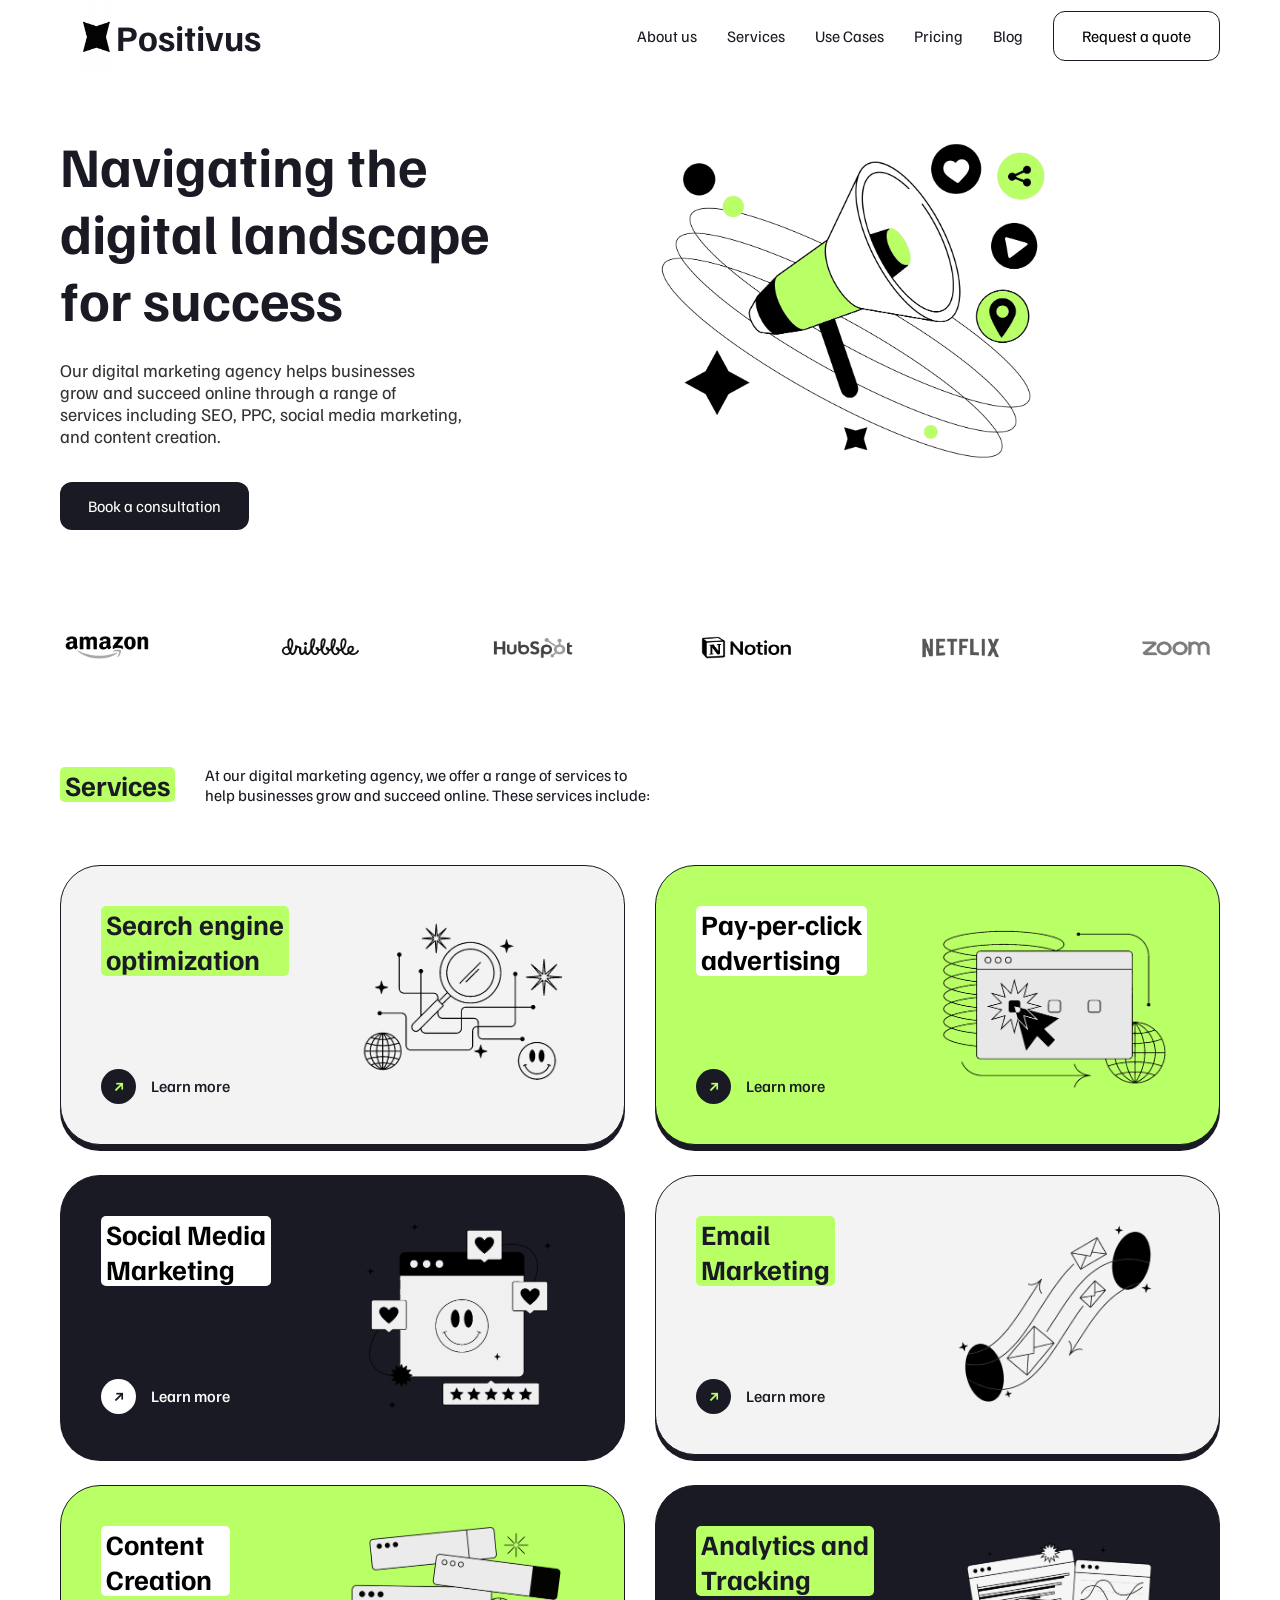
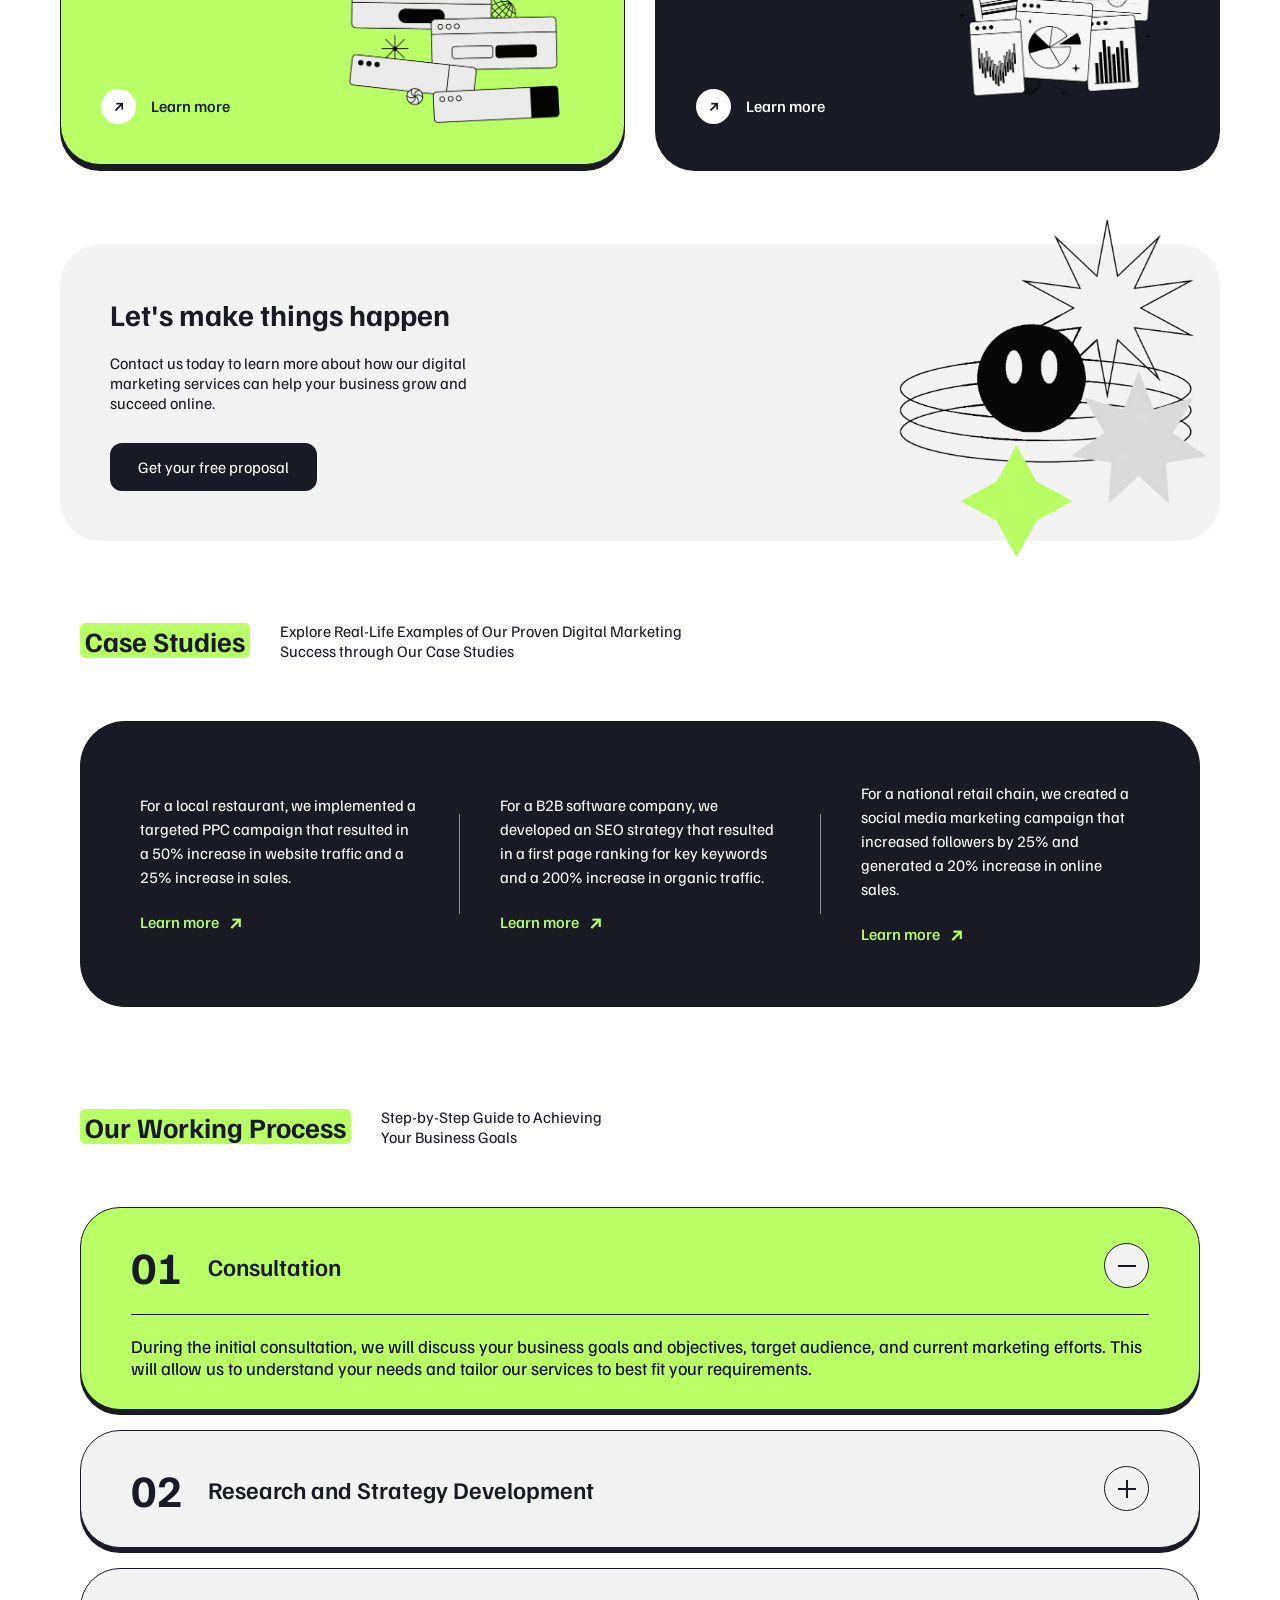
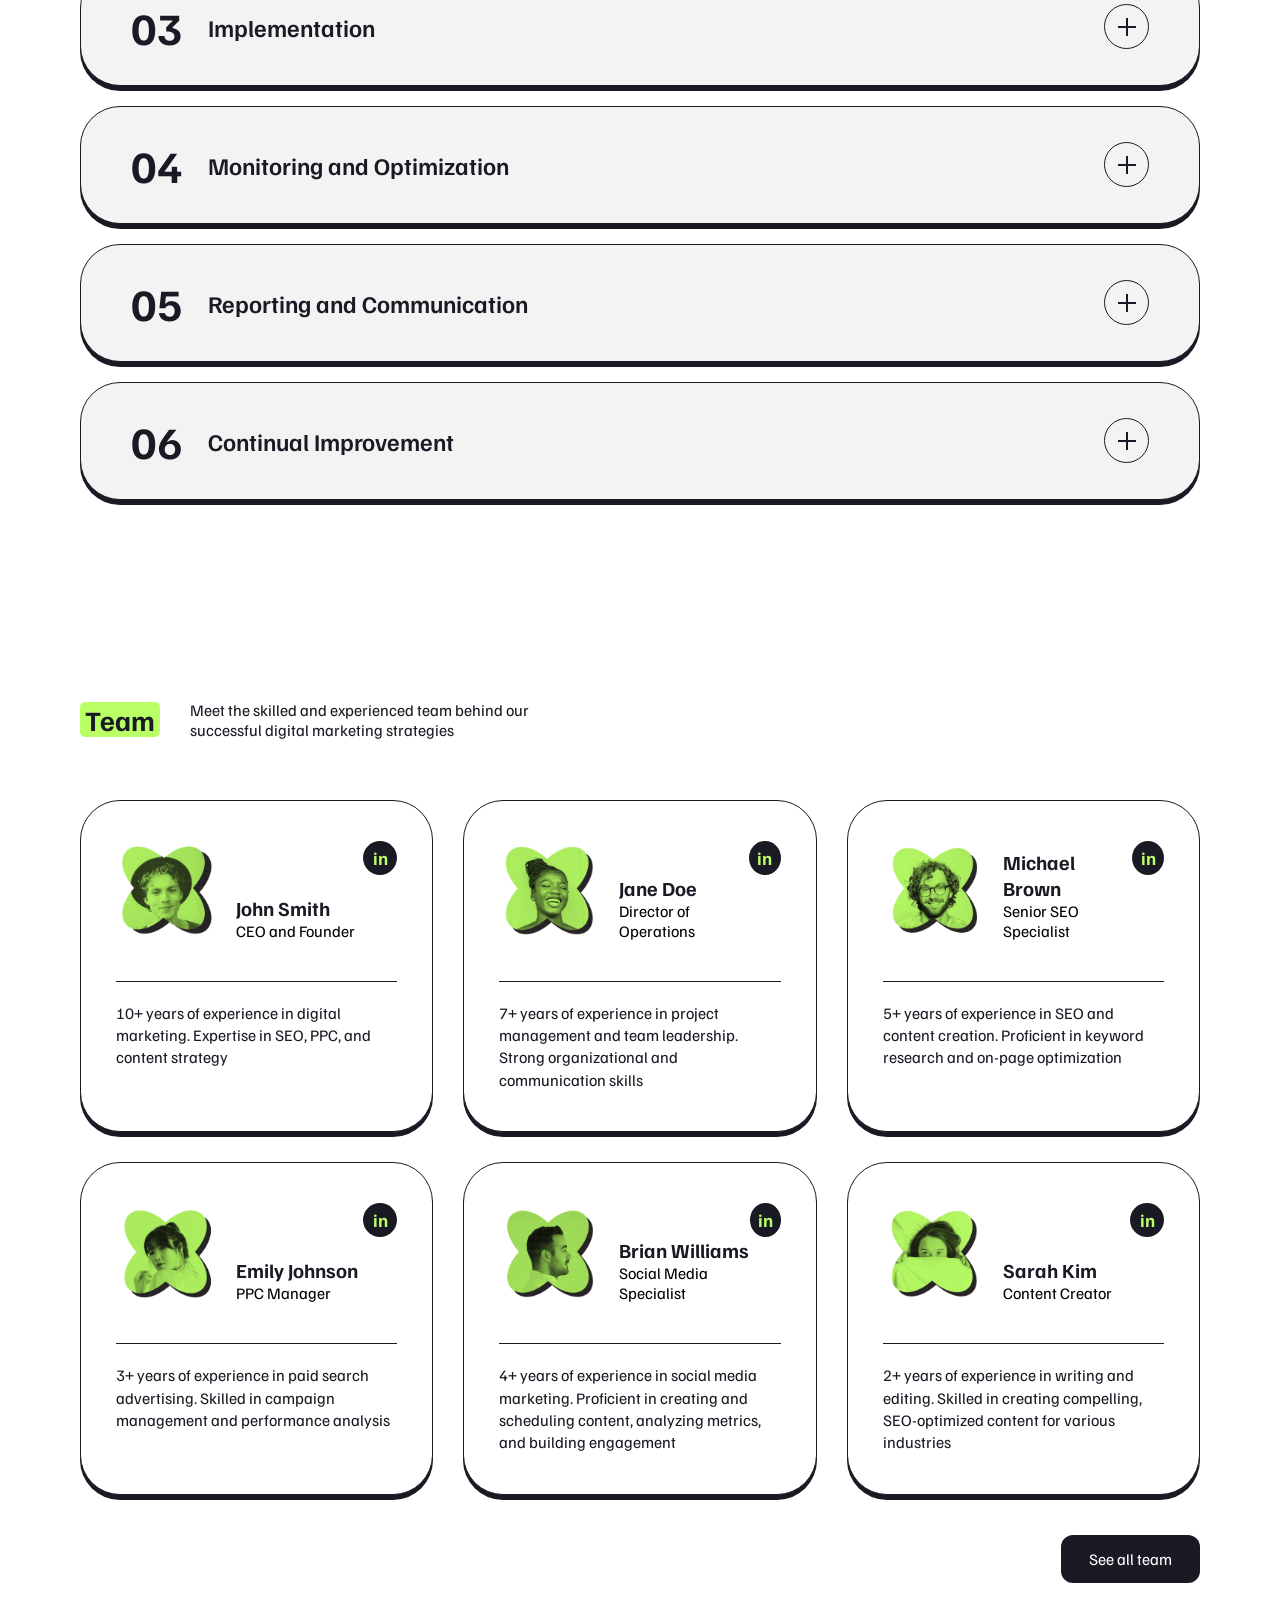
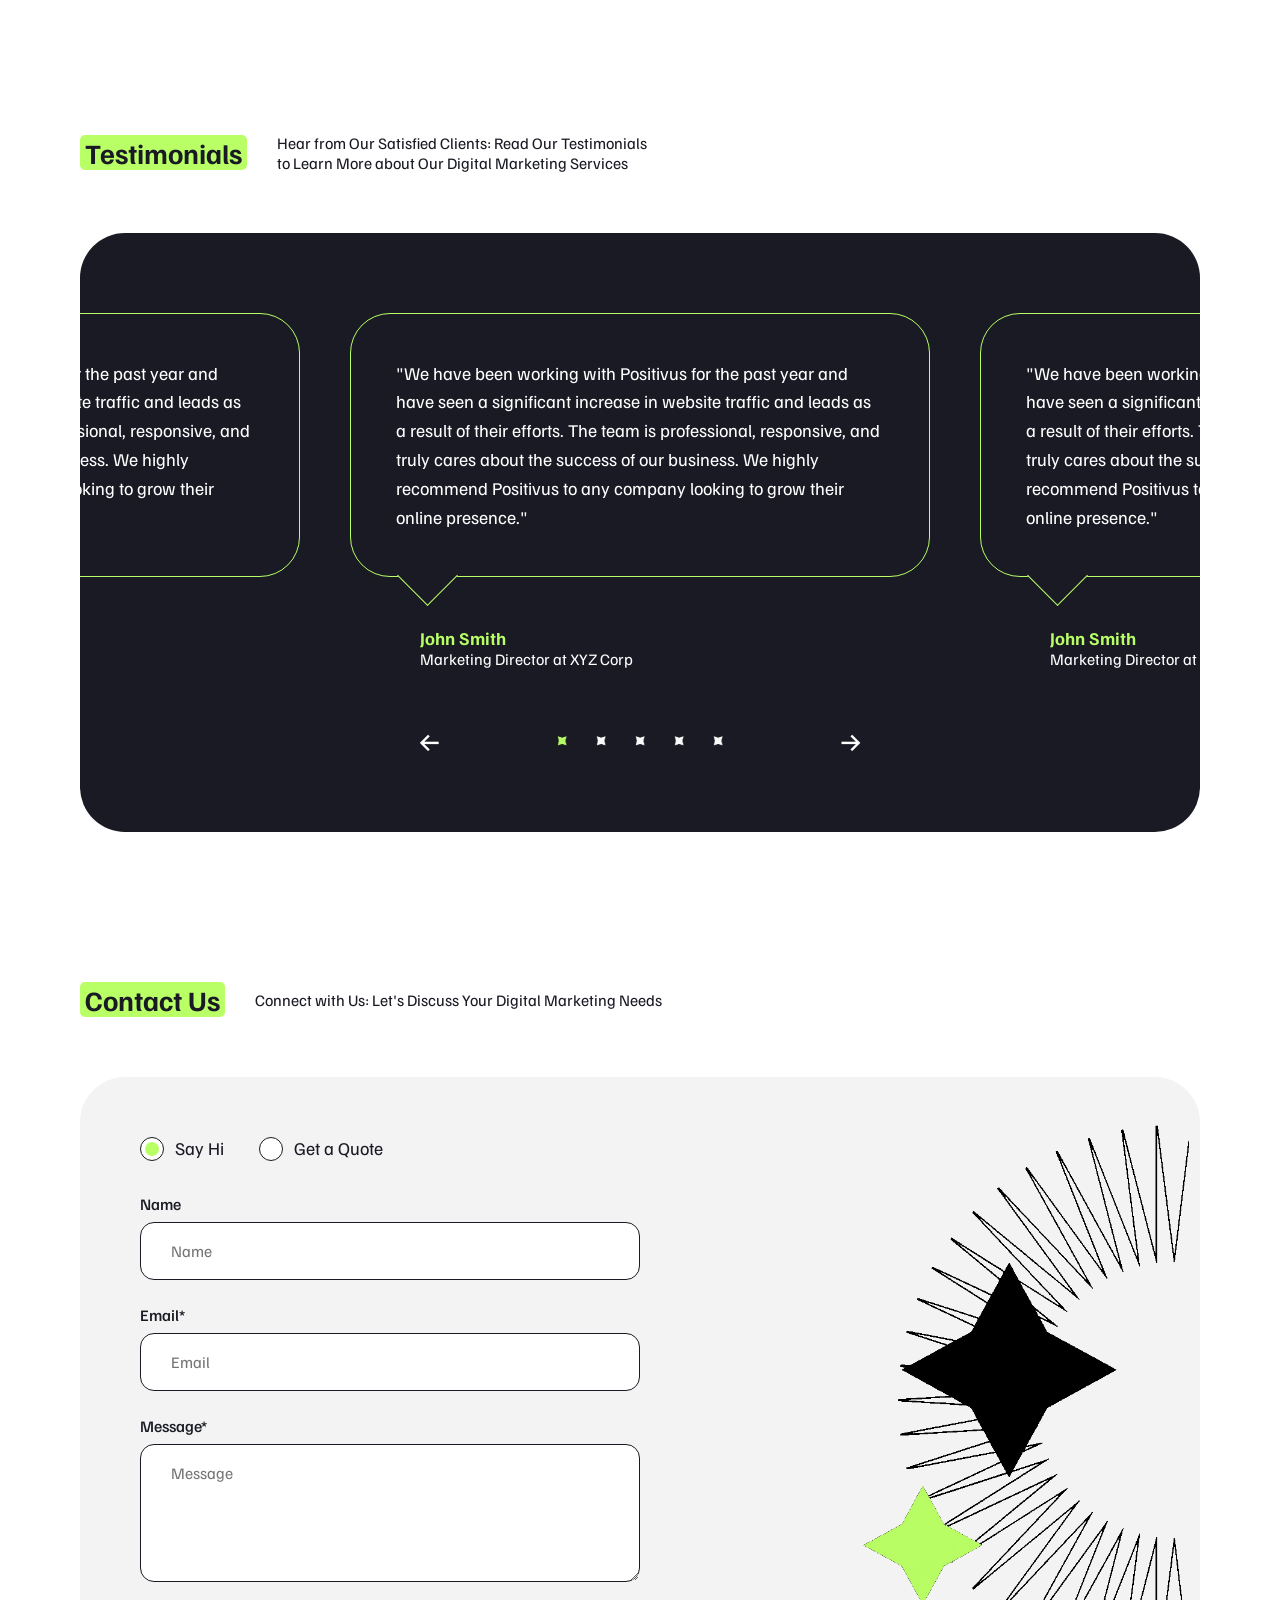
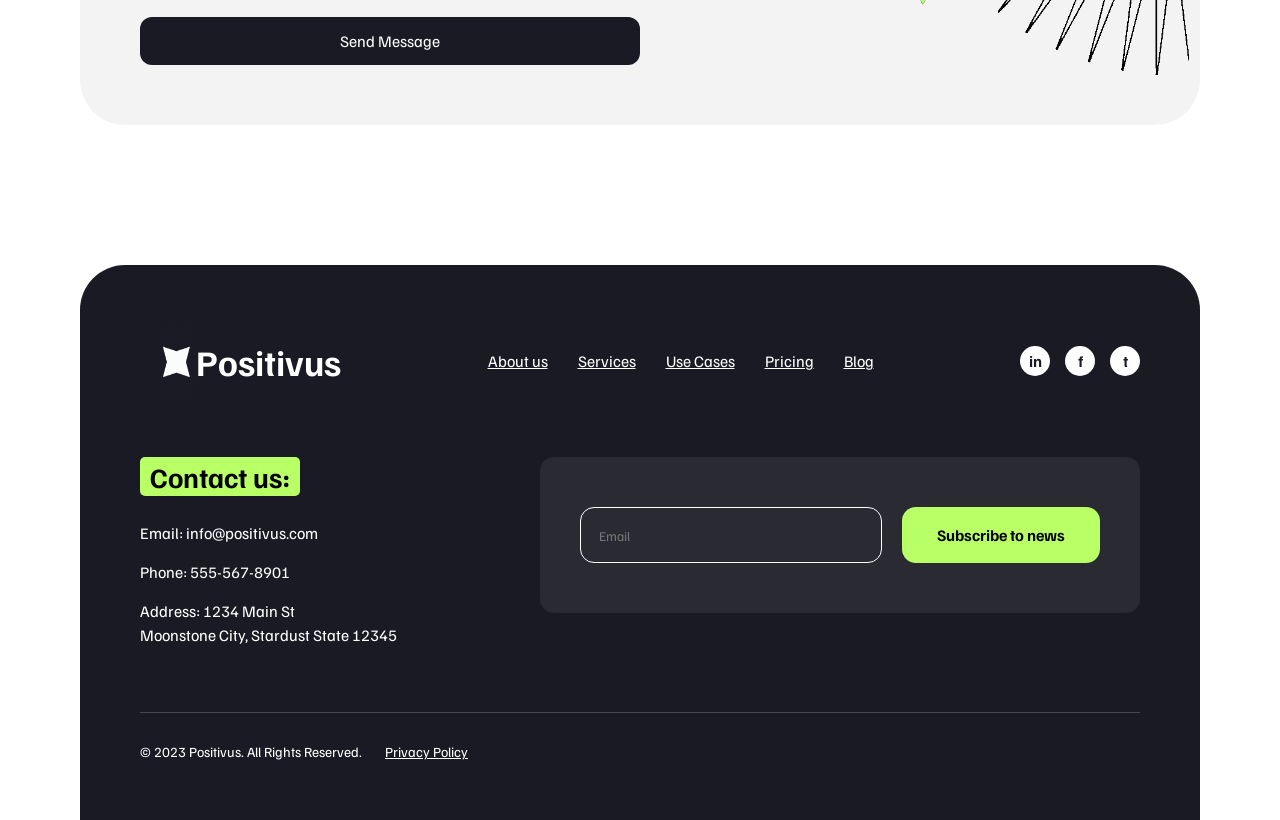
<file: parte-1/index.html>
<!DOCTYPE html>
<html lang="en">
<head>
    <meta charset="UTF-8">
    <meta name="viewport" content="width=1200">
    <title>Positivus - Digital Marketing Agency</title>
    <link rel="stylesheet" href="style.css">
</head>
<body>

    <header>
        <nav class="container">
            <div class="logo">
                <img src="assets/logo.png" alt="Positivus Logo" width="72" height="72">
                <span>Positivus</span>
            </div>
            <ul class="nav-links">
                <li><a href="#">About us</a></li>
                <li><a href="#">Services</a></li>
                <li><a href="#">Use Cases</a></li>
                <li><a href="#">Pricing</a></li>
                <li><a href="#">Blog</a></li>
                <li><button class="btn-outline">Request a quote</button></li>
            </ul>
        </nav>
    </header>

    <main class="container">
        <section class="hero">
            <div class="hero-content">
                <h1>Navigating the<br> digital landscape<br> for success</h1>
                <p>Our digital marketing agency helps businesses<br> grow and succeed online through a range of<br> services including SEO, PPC, social media marketing,<br> and content creation.</p>
                <button class="btn-black">Book a consultation</button>
            </div>
            <div class="hero-illustration">
                <img src="assets/hero-megaphone.png" alt="Digital Marketing Illustration" class="hero-img">
            </div>
        </section>

        <div class="logos-bar">
            <img src="assets/amazon.png" alt="Amazon">
            <img src="assets/dribbble.png" alt="Dribbble">
            <img src="assets/hubspot.png" alt="HubSpot">
            <img src="assets/notion.png" alt="Notion">
            <img src="assets/netflix.png" alt="Netflix">
            <img src="assets/zoom.png" alt="Zoom">
        </div>

        <section class="services">
            <div class="section-header">
                <h2 class="label-green">Services</h2>
                <p>At our digital marketing agency, we offer a range of services to<br> help businesses grow and succeed online. These services include:</p>
            </div>

            <div class="services-grid">
                <div class="service-card bg-gray">
                    <div class="service-info">
                        <h3 class="label-green">Search engine<br>optimization</h3>
                        <div class="learn-more">
                            <div class="arrow-icon">↗</div>
                            <span>Learn more</span>
                        </div>
                    </div>
                    <div class="service-img">
                        <img src="assets/lupa.png" alt="Search Engine Optimization" class="service-icon-img">
                    </div>
                </div>

                <div class="service-card bg-green">
                    <div class="service-info">
                        <h3 class="label-white">Pay-per-click<br>advertising</h3>
                        <div class="learn-more">
                            <div class="arrow-icon">↗</div>
                            <span>Learn more</span>
                        </div>
                    </div>
                    <div class="service-img">
                        <img src="assets/mouse.png" alt="Pay-per-click advertising" class="service-icon-img">
                    </div>
                </div>

                <div class="service-card bg-black text-white">
                    <div class="service-info">
                        <h3 class="label-white">Social Media<br>Marketing</h3>
                        <div class="learn-more">
                            <div class="arrow-icon inverted">↗</div>
                            <span>Learn more</span>
                        </div>
                    </div>
                    <div class="service-img">
                        <img src="assets/cell-phone.png" alt="Social Media Marketing" class="service-icon-img">
                    </div>
                </div>

                <div class="service-card bg-gray">
                    <div class="service-info">
                        <h3 class="label-green">Email<br>Marketing</h3>
                        <div class="learn-more">
                            <div class="arrow-icon">↗</div>
                            <span>Learn more</span>
                        </div>
                    </div>
                    <div class="service-img">
                        <img src="assets/email.png" alt="Email Marketing" class="service-icon-img">
                    </div>
                </div>

                <div class="service-card bg-green">
                    <div class="service-info">
                        <h3 class="label-white">Content<br>Creation</h3>
                        <div class="learn-more">
                            <div class="arrow-icon inverted">↗</div>
                            <span>Learn more</span>
                        </div>
                    </div>
                    <div class="service-img">
                        <img src="assets/posts.png" alt="Content Creation" class="service-icon-img">
                    </div>
                </div>

                <div class="service-card bg-black text-white">
                    <div class="service-info">
                        <h3 class="label-green">Analytics and<br>Tracking</h3>
                        <div class="learn-more">
                            <div class="arrow-icon inverted">↗</div>
                            <span>Learn more</span>
                        </div>
                    </div>
                    <div class="service-img">
                    <img src="assets/graphs.png" alt="Analytics and Tracking" class="service-icon-img">
                    </div>
                </div>
            </div>
        </section>

        <section class="cta-banner">
            <div class="cta-content">
                <h3>Let's make things happen</h3>
                <p>Contact us today to learn more about how our digital<br> marketing services can help your business grow and<br> succeed online.</p>
                <button class="btn-black">Get your free proposal</button>
            </div>
            <div class="cta-visual">
                <img src="assets/emoji-star.png" alt="Emoji Star" class="floating-star">
            </div>
        </section>

        <section class="case-studies container">
    <div class="section-header">
        <h2 class="label-green">Case Studies</h2>
        <p>Explore Real-Life Examples of Our Proven Digital Marketing<br> Success through Our Case Studies</p>
    </div>

    <div class="case-studies-black-card">
        <div class="case-item">
            <p>For a local restaurant, we implemented a targeted PPC campaign that resulted in a 50% increase in website traffic and a 25% increase in sales.</p>
            <a href="#" class="case-link">Learn more <span>&nearr;</span></a>
        </div>

        <div class="divider"></div>

        <div class="case-item">
            <p>For a B2B software company, we developed an SEO strategy that resulted in a first page ranking for key keywords and a 200% increase in organic traffic.</p>
            <a href="#" class="case-link">Learn more <span>&nearr;</span></a>
        </div>

        <div class="divider"></div>

        <div class="case-item">
            <p>For a national retail chain, we created a social media marketing campaign that increased followers by 25% and generated a 20% increase in online sales.</p>
            <a href="#" class="case-link">Learn more <span>&nearr;</span></a>
        </div>
    </div>
</section>

        <section class="process-section container">
    <div class="section-header">
        <h2 class="label-green">Our Working Process</h2>
        <p>Step-by-Step Guide to Achieving<br> Your Business Goals</p>
    </div>

    <div class="accordion">
        <div class="accordion-item active">
            <div class="accordion-header">
                <div class="header-left">
                    <span class="number">01</span>
                    <span class="title">Consultation</span>
                </div>
                <div class="icon-circle"></div>
            </div>
            <div class="accordion-content">
                <hr>
                <p>During the initial consultation, we will discuss your business goals and objectives, target audience, and current marketing efforts. This will allow us to understand your needs and tailor our services to best fit your requirements.</p>
            </div>
        </div>

        <div class="accordion-item">
            <div class="accordion-header">
                <div class="header-left">
                    <span class="number">02</span>
                    <span class="title">Research and Strategy Development</span>
                </div>
                <div class="icon-circle"></div>
            </div>
            <div class="accordion-content">
                <hr>
                <p>We perform deep market research and develop a customized strategy based on your specific KPIs and industry trends.</p>
            </div>
        </div>

        <div class="accordion-item">
            <div class="accordion-header">
                <div class="header-left">
                    <span class="number">03</span>
                    <span class="title">Implementation</span>
                </div>
                <div class="icon-circle"></div>
            </div>
            <div class="accordion-content">
                <hr>
                <p>Execution of the approved strategy across all selected digital channels with constant monitoring.</p>
            </div>
        </div>

        <div class="accordion-item">
            <div class="accordion-header">
                <div class="header-left">
                    <span class="number">04</span>
                    <span class="title">Monitoring and Optimization</span>
                </div>
                <div class="icon-circle"></div>
            </div>
            <div class="accordion-content">
                <hr>
                <p>Real-time data analysis to adjust campaigns for maximum ROI and performance.</p>
            </div>
        </div>

        <div class="accordion-item">
            <div class="accordion-header">
                <div class="header-left">
                    <span class="number">05</span>
                    <span class="title">Reporting and Communication</span>
                </div>
                <div class="icon-circle"></div>
            </div>
            <div class="accordion-content">
                <hr>
                <p>Transparent monthly reports detailing progress, insights, and next steps for your business.</p>
            </div>
        </div>

        <div class="accordion-item">
            <div class="accordion-header">
                <div class="header-left">
                    <span class="number">06</span>
                    <span class="title">Continual Improvement</span>
                </div>
                <div class="icon-circle"></div>
            </div>
            <div class="accordion-content">
                <hr>
                <p>Constant evolution of strategies to stay ahead of the competition and market changes.</p>
            </div>
        </div>
    </div>
</section>

<section class="team-section container">
    <div class="section-header">
        <h2 class="label-green">Team</h2>
        <p>Meet the skilled and experienced team behind our<br> successful digital marketing strategies</p>
    </div>

    <div class="team-grid">
        <div class="team-card">
            <div class="card-top">
                <div class="member-info">
                    <img src="assets/john.png" alt="John Smith" class="team-member-icon">
                    <div class="name-box">
                        <h4>John Smith</h4>
                        <span>CEO and Founder</span>
                    </div>
                </div>
                <a href="#" class="linkedin-icon">in</a>
            </div>
            <hr>
            <p>10+ years of experience in digital marketing. Expertise in SEO, PPC, and content strategy</p>
        </div>

        <div class="team-card">
            <div class="card-top">
                <div class="member-info">
                    <img src="assets/jane.png" alt="Jane Doe" class="team-member-icon">
                    <div class="name-box">
                        <h4>Jane Doe</h4>
                        <span>Director of Operations</span>
                    </div>
                </div>
                <a href="#" class="linkedin-icon">in</a>
            </div>
            <hr>
            <p>7+ years of experience in project management and team leadership. Strong organizational and communication skills</p>
        </div>

        <div class="team-card">
            <div class="card-top">
                <div class="member-info">
                    <img src="assets/michael.png" alt="Michael Brown" class="team-member-icon">
                    <div class="name-box">
                        <h4>Michael Brown</h4>
                        <span>Senior SEO Specialist</span>
                    </div>
                </div>
                <a href="#" class="linkedin-icon">in</a>
            </div>
            <hr>
            <p>5+ years of experience in SEO and content creation. Proficient in keyword research and on-page optimization</p>
        </div>

        <div class="team-card">
            <div class="card-top">
                <div class="member-info">
                    <img src="assets/emily.png" alt="Emily Johnson" class="team-member-icon">
                    <div class="name-box">
                        <h4>Emily Johnson</h4>
                        <span>PPC Manager</span>
                    </div>
                </div>
                <a href="#" class="linkedin-icon">in</a>
            </div>
            <hr>
            <p>3+ years of experience in paid search advertising. Skilled in campaign management and performance analysis</p>
        </div>

        <div class="team-card">
            <div class="card-top">
                <div class="member-info">
                    <img src="assets/brian.png" alt="Brian Williams" class="team-member-icon">
                    <div class="name-box">
                        <h4>Brian Williams</h4>
                        <span>Social Media Specialist</span>
                    </div>
                </div>
                <a href="#" class="linkedin-icon">in</a>
            </div>
            <hr>
            <p>4+ years of experience in social media marketing. Proficient in creating and scheduling content, analyzing metrics, and building engagement</p>
        </div>

        <div class="team-card">
            <div class="card-top">
                <div class="member-info">
                    <img src="assets/sarah.png" alt="Sarah Kim" class="team-member-icon">
                    <div class="name-box">
                        <h4>Sarah Kim</h4>
                        <span>Content Creator</span>
                    </div>
                </div>
                <a href="#" class="linkedin-icon">in</a>
            </div>
            <hr>
            <p>2+ years of experience in writing and editing. Skilled in creating compelling, SEO-optimized content for various industries</p>
        </div>
    </div>

    <div class="team-footer">
        <button class="btn-black">See all team</button>
    </div>
</section>

<section class="testimonials-section container">
    <div class="section-header">
        <h2 class="label-green">Testimonials</h2>
        <p>Hear from Our Satisfied Clients: Read Our Testimonials<br> to Learn More about Our Digital Marketing Services</p>
    </div>

    <div class="testimonials-container">
        <div class="carousel-track" id="sliderTrack">
            
            <div class="testimonial-card">
                <div class="speech-bubble">
                    <p>"We have been working with Positivus for the past year and have seen a significant increase in website traffic and leads as a result of their efforts. The team is professional, responsive, and truly cares about the success of our business. We highly recommend Positivus to any company looking to grow their online presence."</p>
                </div>
                <div class="client-details">
                    <span class="client-name">John Smith</span>
                    <span class="client-role">Marketing Director at XYZ Corp</span>
                </div>
            </div>

            <div class="testimonial-card">
                <div class="speech-bubble">
                    <p>"We have been working with Positivus for the past year and have seen a significant increase in website traffic and leads as a result of their efforts. The team is professional, responsive, and truly cares about the success of our business. We highly recommend Positivus to any company looking to grow their online presence."</p>
                </div>
                <div class="client-details">
                    <span class="client-name">John Smith</span>
                    <span class="client-role">Marketing Director at XYZ Corp</span>
                </div>
            </div>

            <div class="testimonial-card">
                <div class="speech-bubble">
                    <p>"We have been working with Positivus for the past year and have seen a significant increase in website traffic and leads as a result of their efforts. The team is professional, responsive, and truly cares about the success of our business. We highly recommend Positivus to any company looking to grow their online presence."</p>
                </div>
                <div class="client-details">
                    <span class="client-name">John Smith</span>
                    <span class="client-role">Marketing Director at XYZ Corp</span>
                </div>
            </div>

            <!-- Adicione mais cards conforme necessário -->

        </div>

        <div class="carousel-controls">
            <button class="nav-btn" id="prevBtn" aria-label="Previous">←</button>
            <div class="indicators" id="sliderDots"> 
                <span class="logo-dot active"></span>
                <span class="logo-dot"></span>
                <span class="logo-dot"></span>
                <span class="logo-dot"></span>
                <span class="logo-dot"></span>
            </div>
            <button class="nav-btn" id="nextBtn" aria-label="Next">→</button>
        </div>
    </div>
</section>

<section class="contact-section container">
    <div class="section-header">
        <h2 class="label-green">Contact Us</h2>
        <p>Connect with Us: Let's Discuss Your Digital Marketing Needs</p>
    </div>

    <div class="contact-card bg-gray">
        <form class="contact-form">
            <div class="radio-group">
                <label class="radio-container">
                    <input type="radio" name="subject" checked>
                    <span class="checkmark"></span>
                    Say Hi
                </label>
                <label class="radio-container">
                    <input type="radio" name="subject">
                    <span class="checkmark"></span>
                    Get a Quote
                </label>
            </div>

            <div class="field-group">
                <label for="name">Name</label>
                <input type="text" id="name" placeholder="Name" required>
            </div>

            <div class="field-group">
                <label for="email">Email*</label>
                <input type="email" id="email" placeholder="Email" required>
            </div>

            <div class="field-group">
                <label for="message">Message*</label>
                <textarea id="message" placeholder="Message" rows="5" required></textarea>
            </div>

            <button type="submit" class="btn-black btn-full">Send Message</button>
        </form>

        <div class="contact-illustration">
            <img src="assets/detail.png" alt="Contact Illustration" class="contact-detail-img">
        </div>
    </div>
</section>

<footer class="footer container">
    <div class="footer-inner bg-black">
        <div class="footer-top">
            <div class="footer-brand">
                <div class="logo white">
                    <img src="assets/logo.png" alt="Positivus Logo" width="72" height="72">
                    <span>Positivus</span>
                </div>
            </div>
            <ul class="footer-nav">
                <li><a href="#">About us</a></li>
                <li><a href="#">Services</a></li>
                <li><a href="#">Use Cases</a></li>
                <li><a href="#">Pricing</a></li>
                <li><a href="#">Blog</a></li>
            </ul>
            <div class="footer-socials">
                <a href="#" class="social-icon">in</a>
                <a href="#" class="social-icon">f</a>
                <a href="#" class="social-icon">t</a>
            </div>
        </div>

        <div class="footer-middle">
            <div class="footer-contact">
                <h4 class="label-green">Contact us:</h4>
                <p>Email: info@positivus.com</p>
                <p>Phone: 555-567-8901</p>
                <p>Address: 1234 Main St<br>Moonstone City, Stardust State 12345</p>
            </div>
            <div class="footer-newsletter">
                <form class="newsletter-box">
                    <input type="email" placeholder="Email" required>
                    <button type="submit" class="btn-green">Subscribe to news</button>
                </form>
            </div>
        </div>

        <hr class="footer-divider">

        <div class="footer-bottom">
            <p>© 2023 Positivus. All Rights Reserved. <a href="#">Privacy Policy</a></p>
        </div>
    </div>
</footer>

    </main>

</body>
</html>
</file>
<file: parte-1/style.css>
/* PALETA DE CORES POSITIVUS */
@import url('https://fonts.googleapis.com/css2?family=Familjen+Grotesk:wght@400;500;700&display=swap');

:root {
    --green: #b9ff66;
    --black: #191a23;
    --gray: #f3f3f3;
    --white: #ffffff;
}

* {
    margin: 0;
    padding: 0;
    box-sizing: border-box;
    font-family: 'Familjen Grotesk', sans-serif;
}

body {
    background-color: var(--white);
    color: var(--black);
    min-width: 1200px;
    overflow-x: hidden;
}

.container {
    max-width: 1200px;
    margin: 0 auto;
    padding: 0 20px;
}

/* NAVIGATION */
nav {
    display: flex;
    justify-content: space-between;
    align-items: center;
    padding: 30px 0;
}

.logo {
    display: flex;
    align-items: center;
    gap: 2px;
    font-size: 36px;
    font-weight: bold;
}

.logo img {
    margin-right: -18px; /* Remove o excesso de transparência da lateral da logo */
}

.nav-links {
    display: flex;
    list-style: none;
    align-items: center;
    gap: 30px;
}

.nav-links a {
    text-decoration: none;
    color: var(--black);
    font-size: 16px;
}

/* BUTTONS */
button {
    padding: 14px 28px;
    border-radius: 12px;
    font-size: 16px;
    cursor: pointer;
    transition: 0.2s;
}

.btn-outline {
    background: transparent;
    border: 1px solid var(--black);
}

.btn-black {
    background: var(--black);
    color: white;
    border: none;
}

.btn-black:hover {
    background: #333;
}

/* HERO */
.hero {
    display: grid;
    grid-template-columns: 1fr 1fr;
    gap: 40px;
    padding: 60px 0;
}

.hero h1 {
    font-size: 56px;
    line-height: 1.2;
    margin-bottom: 25px;
}

.hero p {
    font-size: 18px;
    margin-bottom: 35px;
    color: #333;
}

.hero-img {
    width: 100%;
    max-width: 400px;
}

/* LOGOS */
.logos-bar {
    display: flex;
    justify-content: space-between;
    padding: 40px 0;
    filter: grayscale(100%) brightness(0);
    opacity: 1;
    font-size: 20px;
    font-weight: bold;
}

.logos-bar img {
    max-height: 35px;
    width: auto;
}

/* SERVICES */
.section-header {
    display: flex;
    align-items: center;
    gap: 30px;
    margin: 60px 0;
}

.label-green {
    background: var(--green);
    padding: 0 5px;
    border-radius: 5px;
    font-size: 28px;
    display: inline-block;
}

.label-white {
    background: var(--white);
    padding: 0 5px;
    border-radius: 5px;
    font-size: 28px;
    color: black;
    display: inline-block;
}

.services-grid {
    display: grid;
    grid-template-columns: 1fr 1fr;
    gap: 30px;
}

.service-card {
    border: 1px solid var(--black);
    border-radius: 40px;
    padding: 40px;
    display: flex;
    justify-content: space-between;
    box-shadow: 0 6px 0px var(--black); /* A SOMBRA DO DESIGN */
    height: 280px;
}

/* Seleciona o span dentro da div learn-more que esta dentro de um card preto*/
.service-card.bg-black .learn-more span{
    color: white;
}

.bg-gray { background: var(--gray); }
.bg-green { background: var(--green); }
.bg-black { background: var(--black); }

.service-info {
    display: flex;
    flex-direction: column;
    justify-content: space-between;
}

.learn-more {
    display: flex;
    align-items: center;
    gap: 15px;
    font-weight: 500;
}

.arrow-icon {
    width: 35px;
    height: 35px;
    background: var(--black);
    color: var(--green);
    border-radius: 50%;
    display: flex;
    align-items: center;
    justify-content: center;
}

.arrow-icon.inverted {
    background: var(--white);
    color: var(--black);
}

.service-img {
    display: flex;
    align-items: center;
    justify-content: center;
    font-size: 80px;
}

.service-icon-img {
    width:250px;
    height: auto;
}

/* CTA BANNER */
.cta-banner {
    background: var(--gray);
    margin-top: 80px;
    border-radius: 40px;
    padding: 50px;
    display: grid;
    grid-template-columns: 1.5fr 1fr;
    position: relative;
}

.cta-banner h3 { font-size: 30px; margin-bottom: 20px; }
.cta-banner p { margin-bottom: 30px; max-width: 450px; }

.floating-star {
    width: 390px;
    position: absolute;
    right: -30px;
    top: 50%;
    transform: translateY(-50%);
}

/*2 parte*/
/* CASE STUDIES SECTION */
.case-studies {
    margin-top: 80px;
    margin-bottom: 80px;
}

.case-studies-black-card {
    background-color: var(--black);
    color: var(--white);
    padding: 60px;
    border-radius: 45px;
    display: flex;
    justify-content: space-between;
    align-items: center;
    gap: 40px;
}

.case-item {
    flex: 1;
}

.case-item p {
    font-size: 16px;
    line-height: 1.5;
    margin-bottom: 20px;
}

.case-link {
    color: var(--green);
    text-decoration: none;
    font-weight: 500;
    display: flex;
    align-items: center;
    gap: 8px;
    transition: 0.3s;
}

.case-link:hover {
    gap: 12px; /* Efeitozinho de empurrar a seta */
}

.case-link span {
    font-size: 20px;
}

/* Linha divisória vertical */
.divider {
    width: 1px;
    height: 100px;
    background-color: var(--white);
    opacity: 0.5;
}

/* Responsivo: Em telas menores, os cases ficam um embaixo do outro */
@media (max-width: 768px) {
    .case-studies-black-card {
        flex-direction: column;
        padding: 40px;
    }
    .divider {
        width: 100%;
        height: 1px;
    }
}

/*3 parte*/

/* PROCESS SECTION */
.process-section {
    margin-top: 100px;
    padding-bottom: 100px;
}

.accordion {
    display: flex;
    flex-direction: column;
    gap: 20px;
}

.accordion-item {
    background-color: var(--gray);
    border: 1px solid var(--black);
    border-radius: 40px;
    padding: 30px 50px;
    box-shadow: 0 5px 0px var(--black);
    transition: all 0.3s ease;
    cursor: pointer;
}

/* Quando o item está aberto */
.accordion-item.active {
    background-color: var(--green);
}

.accordion-header {
    display: flex;
    justify-content: space-between;
    align-items: center;
}

.header-left {
    display: flex;
    align-items: center;
    gap: 25px;
}

.number {
    font-size: 45px;
    font-weight: bold;
}

.title {
    font-size: 24px;
    font-weight: 600;
}

/* O Botão +/- */
.icon-circle {
    width: 45px;
    height: 45px;
    border: 1px solid var(--black);
    border-radius: 50%;
    position: relative;
    background-color: var(--gray);
}

/* Linhas do ícone (o "mais") */
.icon-circle::before,
.icon-circle::after {
    content: "";
    position: absolute;
    background-color: var(--black);
    top: 50%;
    left: 50%;
    transform: translate(-50%, -50%);
}

/* Linha horizontal */
.icon-circle::before {
    width: 18px;
    height: 2px;
}

/* Linha vertical (some quando active) */
.icon-circle::after {
    width: 2px;
    height: 18px;
    transition: 0.3s;
}

.accordion-item.active .icon-circle::after {
    transform: translate(-50%, -50%) rotate(90deg);
    opacity: 0;
}

/* Conteúdo escondido */
.accordion-content {
    max-height: 0;
    overflow: hidden;
    transition: max-height 0.3s ease-out;
}

.accordion-item.active .accordion-content {
    max-height: 300px; /* Altura suficiente para o texto */
    margin-top: 20px;
}

.accordion-content hr {
    border: none;
    border-top: 1px solid var(--black);
    margin-bottom: 20px;
}

.accordion-content p {
    font-size: 18px;
    color: #000;
}

/*4 parte*/
/* TEAM SECTION */
.team-section {
    margin-top: 100px;
    padding-bottom: 50px;
}

.team-grid {
    display: grid;
    grid-template-columns: repeat(3, 1fr);
    gap: 30px;
    margin-top: 50px;
}

.team-card {
    border: 1px solid var(--black);
    border-radius: 40px;
    padding: 40px 35px;
    box-shadow: 0 5px 0px var(--black);
    background-color: var(--white);
    display: flex;
    flex-direction: column;
}

.card-top {
    display: flex;
    justify-content: space-between;
    align-items: flex-start;
    margin-bottom: 20px;
}

.member-info {
    display: flex;
    align-items: flex-end;
    gap: 20px;
}

.team-member-icon {
    width: 100px;
    height: 100px;
    object-fit: contain;
}

.name-box h4 {
    font-size: 20px;
    font-weight: 700;
}

.name-box span {
    font-size: 16px;
    color: #000;
}

.linkedin-icon {
    width: 34px;
    height: 34px;
    background-color: var(--black);
    color: var(--green);
    border-radius: 50%;
    display: flex;
    align-items: center;
    justify-content: center;
    text-decoration: none;
    font-weight: bold;
    font-size: 18px;
}

.team-card hr {
    border: none;
    border-top: 1px solid var(--black);
    margin: 20px 0;
}

.team-card p {
    font-size: 16px;
    line-height: 1.4;
}

.team-footer {
    display: flex;
    justify-content: flex-end;
    margin-top: 40px;
}

/* Ajuste Responsivo */
@media (max-width: 1024px) {
    .team-grid { grid-template-columns: repeat(2, 1fr); }
}
@media (max-width: 768px) {
    .team-grid { grid-template-columns: 1fr; }
}

/*5 parte*/
.testimonials-section { 
    margin-top: 100px; 
    padding-bottom: 50px; 
}

.testimonials-container {
    background-color: var(--black);
    padding: 80px 0 60px 0;
    border-radius: 45px;
    margin-top: 50px;
    overflow: hidden;
    position: relative;
}

.carousel-track {
    display: flex;
    gap: 30px;
    transition: transform 0.5s ease-in-out;
    /* Centraliza os itens inicialmente no track */
    justify-content: center; 
}

.testimonial-card {
    flex: 0 0 600px; /* Largura fixa para permitir que cards vizinhos apareçam cortados */
    display: flex;
    flex-direction: column;
    padding: 0 10px;
}

.speech-bubble {
    background-color: transparent;
    border: 1px solid var(--green);
    border-radius: 40px;
    padding: 45px;
    position: relative;
    margin-bottom: 50px;
}

.speech-bubble p {
    color: var(--white);
    font-size: 18px;
    line-height: 1.6;
}

/* Triângulo do balão */
.speech-bubble::after {
    content: "";
    position: absolute;
    bottom: -21px; /* Ajuste para sobrepor a borda */
    left: 55px;
    width: 42px;
    height: 42px;
    background-color: var(--black);
    border-left: 1px solid var(--green);
    border-bottom: 1px solid var(--green);
    transform: rotate(-45deg);
}

.client-details {
    display: flex;
    flex-direction: column;
    margin-left: 70px;
}

.client-name {
    color: var(--green);
    font-weight: bold;
    font-size: 18px;
}

.client-role {
    color: var(--white);
    font-size: 16px;
}

/* CONTROLES */
.carousel-controls {
    display: flex;
    justify-content: center;
    align-items: center;
    gap: 80px;
    margin-top: 40px;
}

.indicators {
    display: flex;
    gap: 15px;
}

.logo-dot {
    width: 24px; /* Aumentado para melhor visibilidade */
    height: 24px;
    cursor: pointer;
    transition: 0.3s;
    display: inline-block;
    background-color: var(--white); /* Cor padrão: branco */
    
    /* Usar a logo como máscara para a forma */
    -webkit-mask-image: url('assets/logo.png');
    mask-image: url('assets/logo.png');
    -webkit-mask-size: contain;
    mask-size: contain;
    -webkit-mask-repeat: no-repeat;
    mask-repeat: no-repeat;
    -webkit-mask-position: center;
    mask-position: center;
}

.logo-dot.active {
    background-color: var(--green); /* Cor ativa: verde-limão */
}

.nav-btn {
    background: none;
    border: none;
    color: white;
    font-size: 28px;
    cursor: pointer;
    transition: 0.3s;
}

.nav-btn:hover { color: var(--green); transform: scale(1.1); }

@media (max-width: 768px) {
    .testimonial-card {
        flex: 0 0 85%;
    }
    .carousel-controls { gap: 30px; }
}

/*6 parte*/
/* CONTACT SECTION */
.contact-section {
    margin-top: 100px;
    padding-bottom: 80px;
}

.contact-card {
    display: grid;
    grid-template-columns: 1fr 1fr; /* Dividido entre form e ilustração */
    padding: 60px;
    border-radius: 45px;
    position: relative;
    overflow: hidden; /* Corta a ilustração que vaza */
}

.contact-form {
    display: flex;
    flex-direction: column;
    gap: 25px;
    z-index: 2;
}

/* CUSTOM RADIO BUTTONS */
.radio-group {
    display: flex;
    gap: 35px;
    margin-bottom: 10px;
}

.radio-container {
    display: flex;
    align-items: center;
    position: relative;
    padding-left: 35px;
    cursor: pointer;
    font-size: 18px;
    user-select: none;
}

.radio-container input {
    position: absolute;
    opacity: 0;
    cursor: pointer;
}

.checkmark {
    position: absolute;
    top: 0;
    left: 0;
    height: 24px;
    width: 24px;
    background-color: white;
    border: 1px solid var(--black);
    border-radius: 50%;
}

.radio-container:hover input ~ .checkmark {
    background-color: #eee;
}

.radio-container input:checked ~ .checkmark {
    background-color: white;
}

.checkmark:after {
    content: "";
    position: absolute;
    display: none;
}

.radio-container input:checked ~ .checkmark:after {
    display: block;
}

.radio-container .checkmark:after {
    top: 4px;
    left: 4px;
    width: 14px;
    height: 14px;
    border-radius: 50%;
    background: var(--green); /* Cor neon da imagem */
}

/* INPUT FIELDS */
.field-group {
    display: flex;
    flex-direction: column;
    gap: 8px;
}

.field-group label {
    font-size: 16px;
    font-weight: 500;
}

.field-group input, 
.field-group textarea {
    padding: 18px 30px;
    border: 1px solid var(--black);
    border-radius: 14px;
    background-color: var(--white);
    font-size: 16px;
    outline: none;
}

.field-group input:focus, 
.field-group textarea:focus {
    box-shadow: 0 0 0 2px var(--green);
}

.btn-full {
    width: 100%;
    margin-top: 10px;
}

/* ILLUSTRATION SIDE */
.contact-illustration {
    position: absolute;
    right: 0;
    top: 50%;
    transform: translateY(-50%);
    width: 58%;
    height: 100%;
    display: flex;
    justify-content: flex-end;
    align-items: center;
    pointer-events: none; /* Não atrapalha cliques no form */
}

.contact-detail-img {
    max-width: 100%;
    max-height: 117%;
    object-fit: contain;
}

/* Responsividade */
@media (max-width: 992px) {
    .contact-card {
        grid-template-columns: 1fr;
        padding: 40px 20px;
    }
    .contact-illustration {
        display: none; /* Esconde a arte no mobile para dar espaço ao form */
    }
}

/*7 parte*/
/* FOOTER SECTION */
.footer {
    margin-top: 60px;
    padding-bottom: 0;
}

.footer-inner {
    padding: 60px;
    border-radius: 45px 45px 0 0; /* Arredondado só em cima como na imagem */
    color: var(--white);
}

.footer-top {
    display: flex;
    justify-content: space-between;
    align-items: center;
    margin-bottom: 60px;
}

.logo.white {
    color: white;
    display: flex;
    align-items: center;
    gap: 2px;
    font-size: 36px;
    font-weight: bold;
}

.logo.white img {
    filter: brightness(0) invert(1);
}

.footer-nav {
    display: flex;
    list-style: none;
    gap: 30px;
}

.footer-nav a {
    color: white;
    text-decoration: underline; /* Links do footer são sublinhados na imagem */
    font-size: 16px;
}

.footer-socials {
    display: flex;
    gap: 15px;
}

.social-icon {
    width: 30px;
    height: 30px;
    background-color: white;
    color: var(--black);
    border-radius: 50%;
    display: flex;
    align-items: center;
    justify-content: center;
    text-decoration: none;
    font-weight: bold;
}

/* MIDDLE FOOTER */
.footer-middle {
    display: flex;
    justify-content: space-between;
    align-items: flex-start;
    margin-bottom: 50px;
    gap: 40px;
}

.footer-contact h4 {
    margin-bottom: 25px;
    color: black; /* O texto dentro do fundo verde na imagem é preto */
    padding: 2px 10px;
    display: inline-block;
}

.footer-contact p {
    margin-bottom: 15px;
    line-height: 1.5;
}

/* NEWSLETTER */
.footer-newsletter {
    background-color: #292a32; /* Tom de cinza escuro do box */
    padding: 50px 40px;
    border-radius: 14px;
    flex: 1;
    max-width: 600px;
}

.newsletter-box {
    display: flex;
    gap: 20px;
}

.newsletter-box input {
    flex: 1;
    padding: 18px;
    background: transparent;
    border: 1px solid white;
    border-radius: 14px;
    color: white;
}

.btn-green {
    background-color: var(--green);
    color: black;
    border: none;
    padding: 18px 35px;
    border-radius: 14px;
    font-weight: bold;
    cursor: pointer;
}

/* BOTTOM FOOTER */
.footer-divider {
    border: none;
    border-top: 1px solid rgba(255, 255, 255, 0.2);
    margin-bottom: 30px;
}

.footer-bottom p {
    font-size: 14px;
}

.footer-bottom a {
    color: white;
    margin-left: 20px;
}

/* Responsividade */
@media (max-width: 992px) {
    .footer-top, .footer-middle {
        flex-direction: column;
        align-items: center;
        text-align: center;
    }
    .footer-nav { flex-direction: column; gap: 15px; margin: 30px 0; }
    .newsletter-box { flex-direction: column; }
}
</file>
